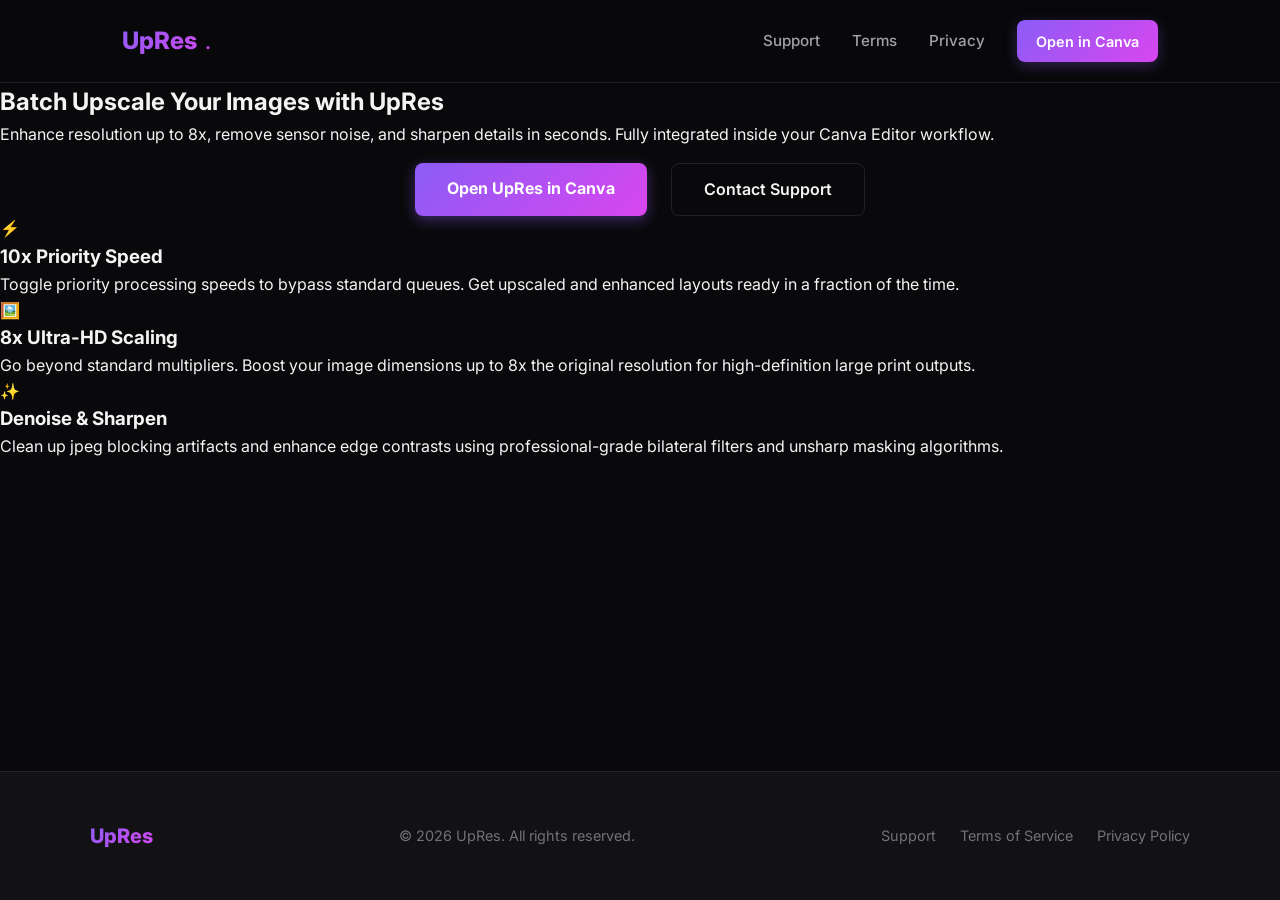
<file: index.html>
<!DOCTYPE html>
<html lang="en">
<head>
  <meta charset="UTF-8">
  <meta name="viewport" content="width=device-width, initial-scale=1.0">
  <title>UpRes - Batch Image Upscaler for Canva</title>
  <link rel="stylesheet" href="style.css">
  <style>
    /* Inline styles for landing-specific hero features */
    .hero-btn-container {
      display: flex;
      justify-content: center;
      gap: 1.5rem;
      flex-wrap: wrap;
      margin-top: 1rem;
    }
    .secondary-btn {
      background: transparent;
      border: 1px solid var(--border-color);
      color: var(--text-primary);
      padding: 0.8rem 2rem;
      border-radius: 8px;
      font-weight: 600;
      text-decoration: none;
      font-size: 1rem;
      transition: background-color 0.2s, border-color 0.2s;
    }
    .secondary-btn:hover {
      background-color: var(--bg-secondary);
      border-color: var(--text-muted);
    }
    .primary-cta {
      background: var(--accent-gradient);
      color: #fff;
      padding: 0.8rem 2rem;
      border-radius: 8px;
      font-weight: 700;
      text-decoration: none;
      font-size: 1rem;
      transition: transform 0.2s, box-shadow 0.2s;
      box-shadow: 0 4px 14px rgba(139, 92, 246, 0.4);
    }
    .primary-cta:hover {
      transform: translateY(-2px);
      box-shadow: 0 6px 20px rgba(139, 92, 246, 0.6);
    }
  </style>
</head>
<body>
  <header>
    <div class="nav-container">
      <a href="index.html" class="logo">UpRes<span>.</span></a>
      <div class="nav-links">
        <a href="support.html" class="nav-link">Support</a>
        <a href="terms.html" class="nav-link">Terms</a>
        <a href="privacy-policy.html" class="nav-link">Privacy</a>
        <a href="https://www.canva.com/developers/apps" class="nav-btn" target="_blank">Open in Canva</a>
      </div>
    </div>
  </header>

  <main>
    <!-- Hero Section -->
    <section class="hero">
      <h1>Batch Upscale Your Images with <span>UpRes</span></h1>
      <p>Enhance resolution up to 8x, remove sensor noise, and sharpen details in seconds. Fully integrated inside your Canva Editor workflow.</p>
      
      <div class="hero-btn-container">
        <a href="https://www.canva.com/developers/apps" class="primary-cta" target="_blank">Open UpRes in Canva</a>
        <a href="support.html" class="secondary-btn">Contact Support</a>
      </div>
    </section>

    <!-- Features Section -->
    <section class="features">
      <div class="features-grid">
        <div class="card">
          <div class="card-icon">⚡</div>
          <h3>10x Priority Speed</h3>
          <p>Toggle priority processing speeds to bypass standard queues. Get upscaled and enhanced layouts ready in a fraction of the time.</p>
        </div>

        <div class="card">
          <div class="card-icon">🖼️</div>
          <h3>8x Ultra-HD Scaling</h3>
          <p>Go beyond standard multipliers. Boost your image dimensions up to 8x the original resolution for high-definition large print outputs.</p>
        </div>

        <div class="card">
          <div class="card-icon">✨</div>
          <h3>Denoise & Sharpen</h3>
          <p>Clean up jpeg blocking artifacts and enhance edge contrasts using professional-grade bilateral filters and unsharp masking algorithms.</p>
        </div>
      </div>
    </section>
  </main>

  <footer>
    <div class="footer-container">
      <a href="index.html" class="footer-logo">UpRes</a>
      <span class="footer-text">&copy; 2026 UpRes. All rights reserved.</span>
      <div class="footer-links">
        <a href="support.html" class="footer-link">Support</a>
        <a href="terms.html" class="footer-link">Terms of Service</a>
        <a href="privacy-policy.html" class="footer-link">Privacy Policy</a>
      </div>
    </div>
  </footer>
</body>
</html>
</file>
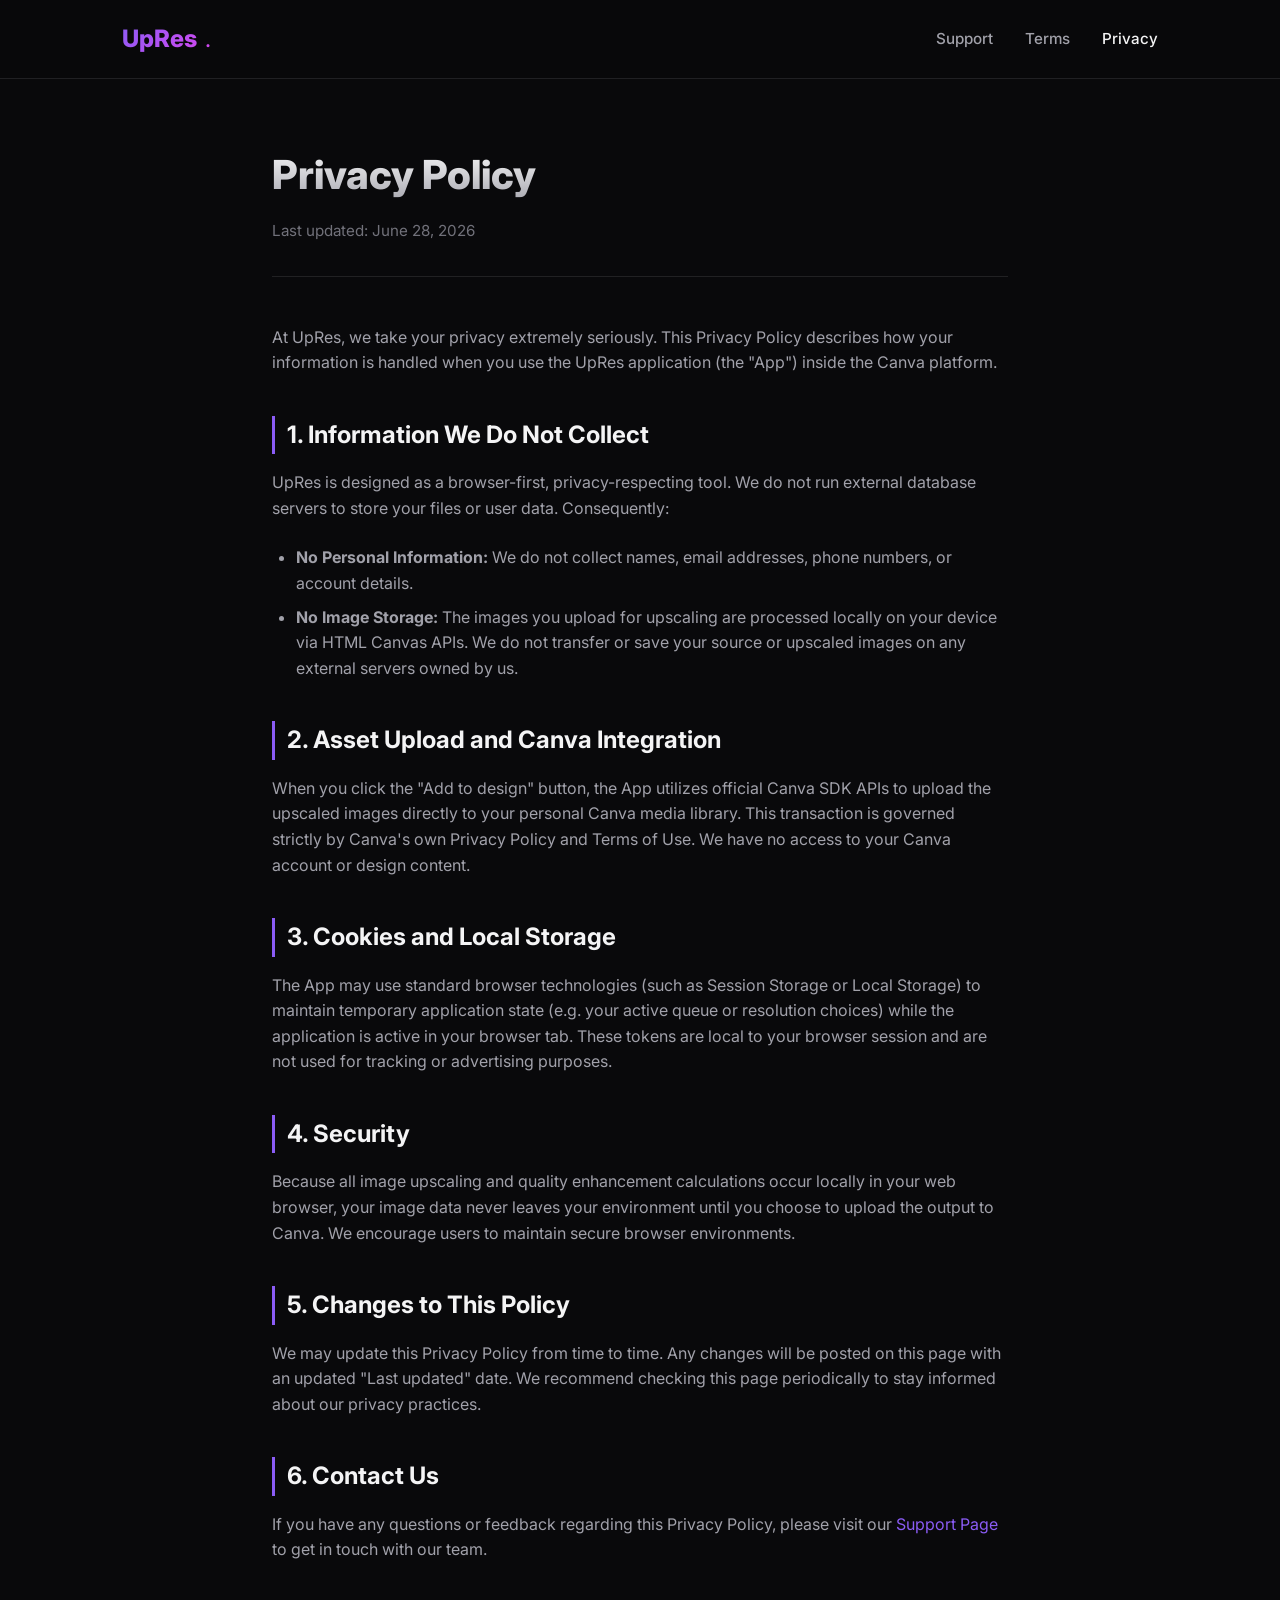
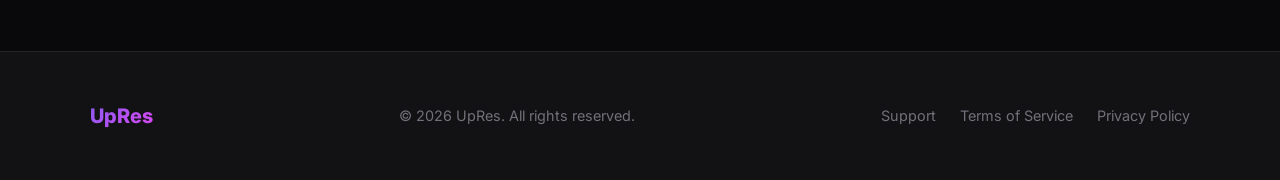
<file: privacy-policy.html>
<!DOCTYPE html>
<html lang="en">
<head>
  <meta charset="UTF-8">
  <meta name="viewport" content="width=device-width, initial-scale=1.0">
  <title>Privacy Policy - UpRes</title>
  <link rel="stylesheet" href="style.css">
</head>
<body>
  <header>
    <div class="nav-container">
      <a href="#" class="logo">UpRes<span>.</span></a>
      <div class="nav-links">
        <a href="support.html" class="nav-link">Support</a>
        <a href="terms.html" class="nav-link">Terms</a>
        <a href="privacy-policy.html" class="nav-link" style="color: var(--text-primary);">Privacy</a>
      </div>
    </div>
  </header>

  <main class="doc-container">
    <div class="doc-header">
      <h1>Privacy Policy</h1>
      <p>Last updated: June 28, 2026</p>
    </div>

    <div class="doc-content">
      <p>At UpRes, we take your privacy extremely seriously. This Privacy Policy describes how your information is handled when you use the UpRes application (the "App") inside the Canva platform.</p>

      <h2>1. Information We Do Not Collect</h2>
      <p>UpRes is designed as a browser-first, privacy-respecting tool. We do not run external database servers to store your files or user data. Consequently:</p>
      <ul>
        <li><strong>No Personal Information:</strong> We do not collect names, email addresses, phone numbers, or account details.</li>
        <li><strong>No Image Storage:</strong> The images you upload for upscaling are processed locally on your device via HTML Canvas APIs. We do not transfer or save your source or upscaled images on any external servers owned by us.</li>
      </ul>

      <h2>2. Asset Upload and Canva Integration</h2>
      <p>When you click the "Add to design" button, the App utilizes official Canva SDK APIs to upload the upscaled images directly to your personal Canva media library. This transaction is governed strictly by Canva's own Privacy Policy and Terms of Use. We have no access to your Canva account or design content.</p>

      <h2>3. Cookies and Local Storage</h2>
      <p>The App may use standard browser technologies (such as Session Storage or Local Storage) to maintain temporary application state (e.g. your active queue or resolution choices) while the application is active in your browser tab. These tokens are local to your browser session and are not used for tracking or advertising purposes.</p>

      <h2>4. Security</h2>
      <p>Because all image upscaling and quality enhancement calculations occur locally in your web browser, your image data never leaves your environment until you choose to upload the output to Canva. We encourage users to maintain secure browser environments.</p>

      <h2>5. Changes to This Policy</h2>
      <p>We may update this Privacy Policy from time to time. Any changes will be posted on this page with an updated "Last updated" date. We recommend checking this page periodically to stay informed about our privacy practices.</p>

      <h2>6. Contact Us</h2>
      <p>If you have any questions or feedback regarding this Privacy Policy, please visit our <a href="support.html" style="color: var(--accent-purple); text-decoration: none;">Support Page</a> to get in touch with our team.</p>
    </div>
  </main>

  <footer>
    <div class="footer-container">
      <a href="#" class="footer-logo">UpRes</a>
      <span class="footer-text">&copy; 2026 UpRes. All rights reserved.</span>
      <div class="footer-links">
        <a href="support.html" class="footer-link">Support</a>
        <a href="terms.html" class="footer-link">Terms of Service</a>
        <a href="privacy-policy.html" class="footer-link">Privacy Policy</a>
      </div>
    </div>
  </footer>
</body>
</html>
</file>
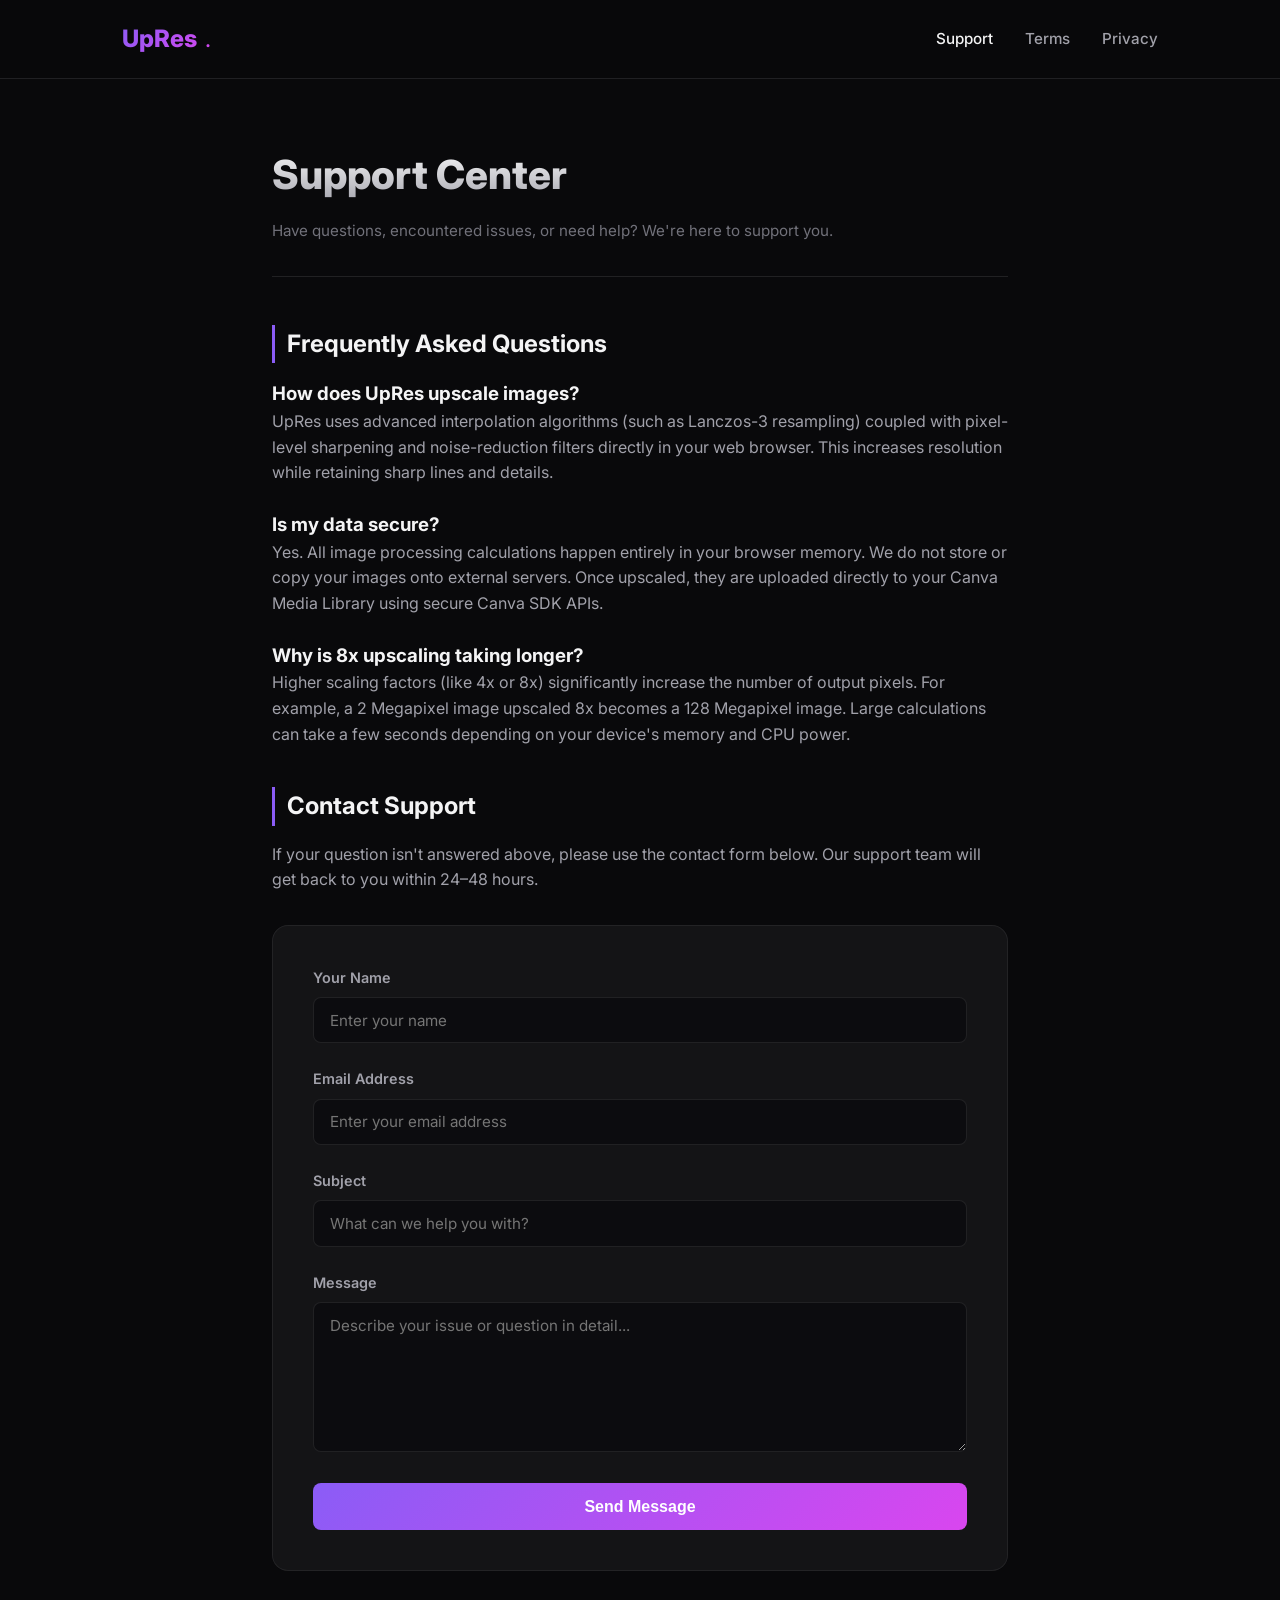
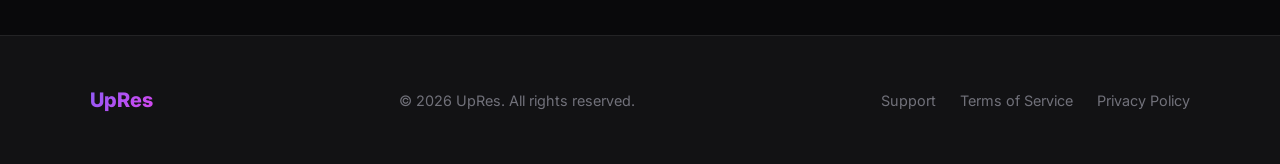
<file: support.html>
<!DOCTYPE html>
<html lang="en">
<head>
  <meta charset="UTF-8">
  <meta name="viewport" content="width=device-width, initial-scale=1.0">
  <title>Support & Contact - UpRes</title>
  <link rel="stylesheet" href="style.css">
</head>
<body>
  <header>
    <div class="nav-container">
      <a href="#" class="logo">UpRes<span>.</span></a>
      <div class="nav-links">
        <a href="support.html" class="nav-link" style="color: var(--text-primary);">Support</a>
        <a href="terms.html" class="nav-link">Terms</a>
        <a href="privacy.html" class="nav-link">Privacy</a>
      </div>
    </div>
  </header>

  <main class="doc-container">
    <div class="doc-header">
      <h1>Support Center</h1>
      <p>Have questions, encountered issues, or need help? We're here to support you.</p>
    </div>

    <div class="doc-content">
      <h2>Frequently Asked Questions</h2>
      
      <h3>How does UpRes upscale images?</h3>
      <p>UpRes uses advanced interpolation algorithms (such as Lanczos-3 resampling) coupled with pixel-level sharpening and noise-reduction filters directly in your web browser. This increases resolution while retaining sharp lines and details.</p>

      <h3>Is my data secure?</h3>
      <p>Yes. All image processing calculations happen entirely in your browser memory. We do not store or copy your images onto external servers. Once upscaled, they are uploaded directly to your Canva Media Library using secure Canva SDK APIs.</p>

      <h3>Why is 8x upscaling taking longer?</h3>
      <p>Higher scaling factors (like 4x or 8x) significantly increase the number of output pixels. For example, a 2 Megapixel image upscaled 8x becomes a 128 Megapixel image. Large calculations can take a few seconds depending on your device's memory and CPU power.</p>

      <h2>Contact Support</h2>
      <p>If your question isn't answered above, please use the contact form below. Our support team will get back to you within 24–48 hours.</p>

      <div class="form-card">
        <div id="successAlert" class="alert-success">
          Thank you! Your message has been sent successfully. We will contact you soon.
        </div>

        <form id="supportForm" onsubmit="handleSubmit(event)">
          <div class="form-group">
            <label for="name">Your Name</label>
            <input type="text" id="name" class="form-input" placeholder="Enter your name" required>
          </div>

          <div class="form-group">
            <label for="email">Email Address</label>
            <input type="email" id="email" class="form-input" placeholder="Enter your email address" required>
          </div>

          <div class="form-group">
            <label for="subject">Subject</label>
            <input type="text" id="subject" class="form-input" placeholder="What can we help you with?" required>
          </div>

          <div class="form-group">
            <label for="message">Message</label>
            <textarea id="message" class="form-input" placeholder="Describe your issue or question in detail..." required></textarea>
          </div>

          <button type="submit" class="form-submit-btn">Send Message</button>
        </form>
      </div>
    </div>
  </main>

  <footer>
    <div class="footer-container">
      <a href="#" class="footer-logo">UpRes</a>
      <span class="footer-text">&copy; 2026 UpRes. All rights reserved.</span>
      <div class="footer-links">
        <a href="support.html" class="footer-link">Support</a>
        <a href="terms.html" class="footer-link">Terms of Service</a>
        <a href="privacy.html" class="footer-link">Privacy Policy</a>
      </div>
    </div>
  </footer>

  <script>
    function handleSubmit(event) {
      event.preventDefault();
      
      // Simulate form submission
      const form = document.getElementById('supportForm');
      const successAlert = document.getElementById('successAlert');
      
      form.style.display = 'none';
      successAlert.style.display = 'block';
      
      // Clear fields
      form.reset();
    }
  </script>
</body>
</html>
</file>
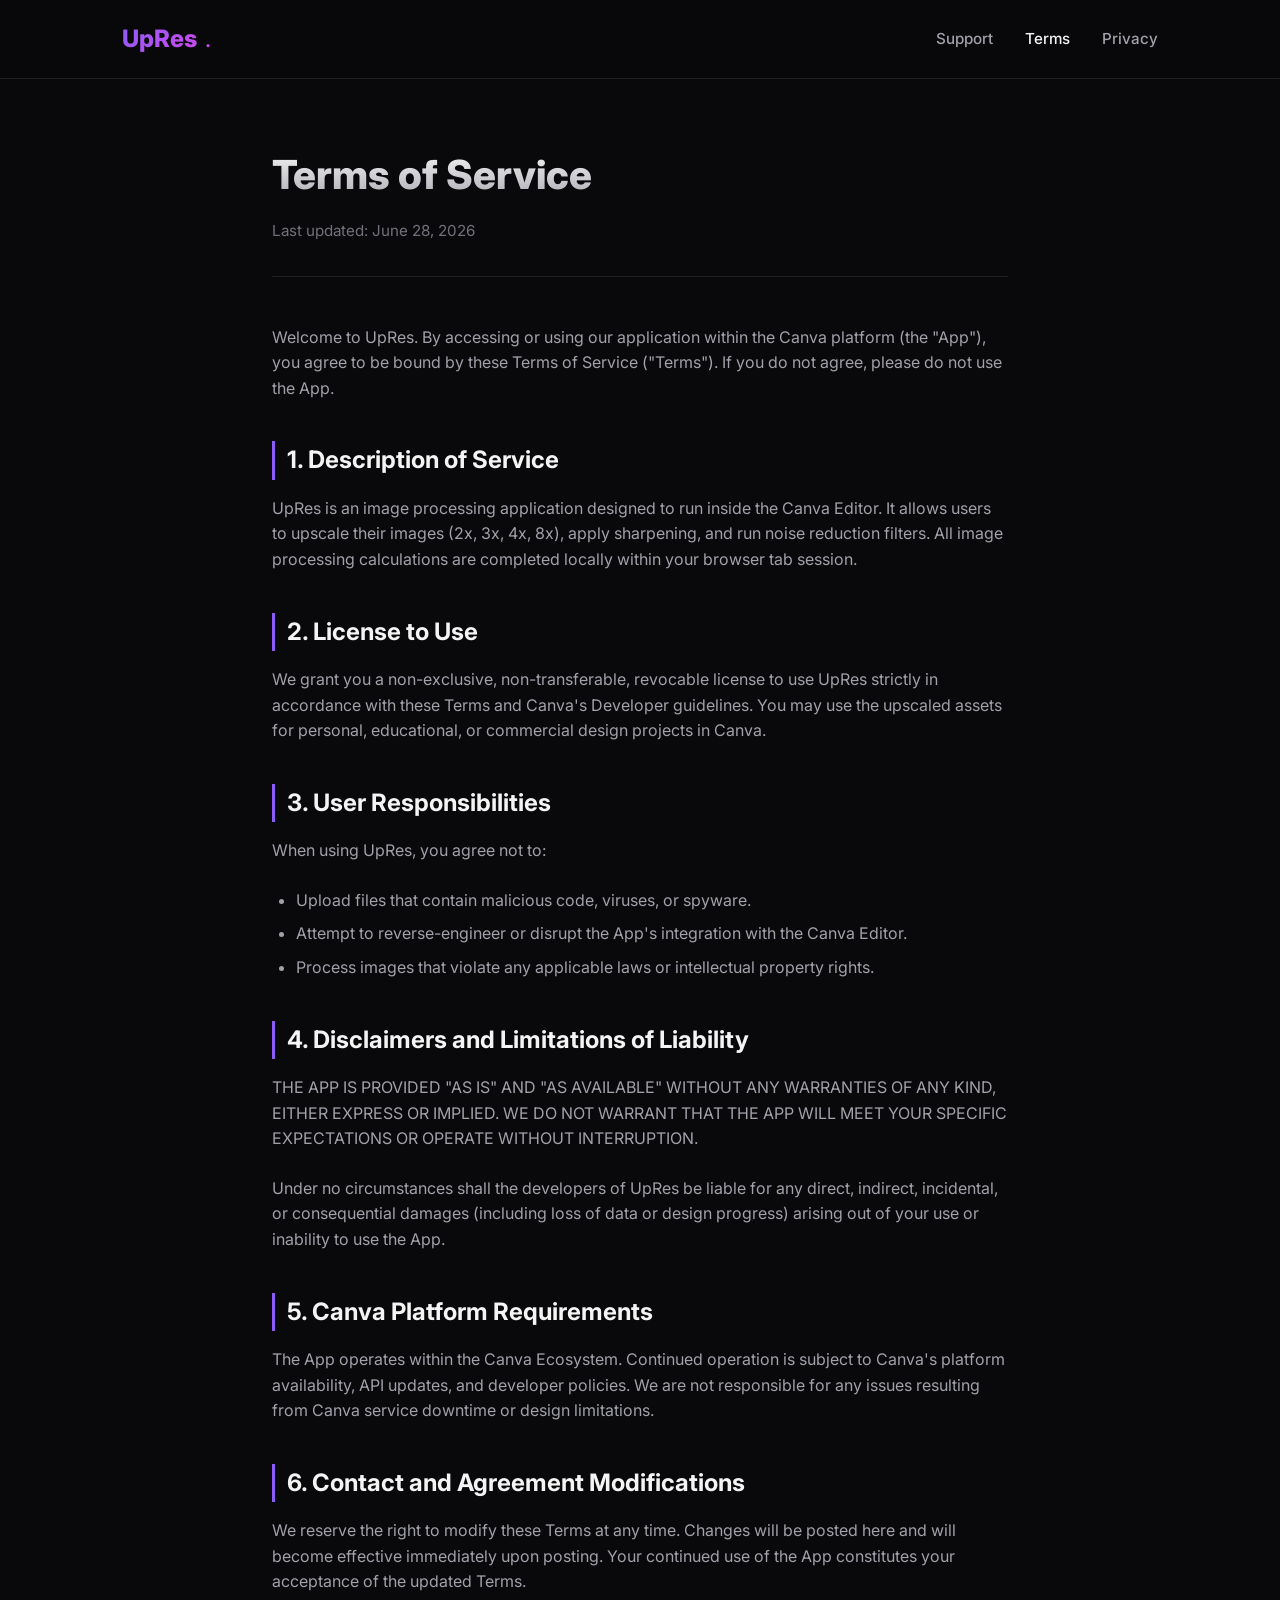
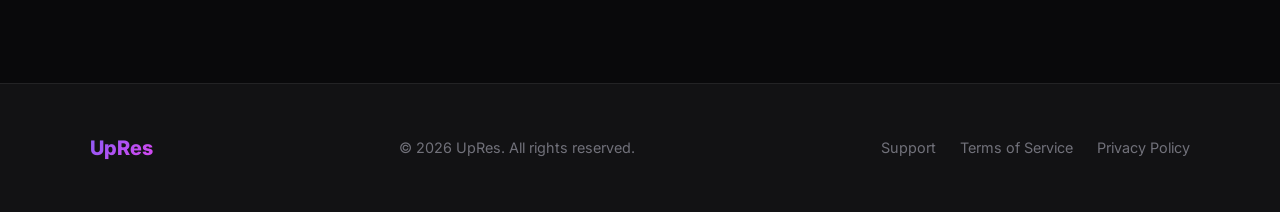
<file: terms.html>
<!DOCTYPE html>
<html lang="en">
<head>
  <meta charset="UTF-8">
  <meta name="viewport" content="width=device-width, initial-scale=1.0">
  <title>Terms of Service - UpRes</title>
  <link rel="stylesheet" href="style.css">
</head>
<body>
  <header>
    <div class="nav-container">
      <a href="#" class="logo">UpRes<span>.</span></a>
      <div class="nav-links">
        <a href="support.html" class="nav-link">Support</a>
        <a href="terms.html" class="nav-link" style="color: var(--text-primary);">Terms</a>
        <a href="privacy.html" class="nav-link">Privacy</a>
      </div>
    </div>
  </header>

  <main class="doc-container">
    <div class="doc-header">
      <h1>Terms of Service</h1>
      <p>Last updated: June 28, 2026</p>
    </div>

    <div class="doc-content">
      <p>Welcome to UpRes. By accessing or using our application within the Canva platform (the "App"), you agree to be bound by these Terms of Service ("Terms"). If you do not agree, please do not use the App.</p>

      <h2>1. Description of Service</h2>
      <p>UpRes is an image processing application designed to run inside the Canva Editor. It allows users to upscale their images (2x, 3x, 4x, 8x), apply sharpening, and run noise reduction filters. All image processing calculations are completed locally within your browser tab session.</p>

      <h2>2. License to Use</h2>
      <p>We grant you a non-exclusive, non-transferable, revocable license to use UpRes strictly in accordance with these Terms and Canva's Developer guidelines. You may use the upscaled assets for personal, educational, or commercial design projects in Canva.</p>

      <h2>3. User Responsibilities</h2>
      <p>When using UpRes, you agree not to:</p>
      <ul>
        <li>Upload files that contain malicious code, viruses, or spyware.</li>
        <li>Attempt to reverse-engineer or disrupt the App's integration with the Canva Editor.</li>
        <li>Process images that violate any applicable laws or intellectual property rights.</li>
      </ul>

      <h2>4. Disclaimers and Limitations of Liability</h2>
      <p>THE APP IS PROVIDED "AS IS" AND "AS AVAILABLE" WITHOUT ANY WARRANTIES OF ANY KIND, EITHER EXPRESS OR IMPLIED. WE DO NOT WARRANT THAT THE APP WILL MEET YOUR SPECIFIC EXPECTATIONS OR OPERATE WITHOUT INTERRUPTION.</p>
      <p>Under no circumstances shall the developers of UpRes be liable for any direct, indirect, incidental, or consequential damages (including loss of data or design progress) arising out of your use or inability to use the App.</p>

      <h2>5. Canva Platform Requirements</h2>
      <p>The App operates within the Canva Ecosystem. Continued operation is subject to Canva's platform availability, API updates, and developer policies. We are not responsible for any issues resulting from Canva service downtime or design limitations.</p>

      <h2>6. Contact and Agreement Modifications</h2>
      <p>We reserve the right to modify these Terms at any time. Changes will be posted here and will become effective immediately upon posting. Your continued use of the App constitutes your acceptance of the updated Terms.</p>
    </div>
  </main>

  <footer>
    <div class="footer-container">
      <a href="#" class="footer-logo">UpRes</a>
      <span class="footer-text">&copy; 2026 UpRes. All rights reserved.</span>
      <div class="footer-links">
        <a href="support.html" class="footer-link">Support</a>
        <a href="terms.html" class="footer-link">Terms of Service</a>
        <a href="privacy.html" class="footer-link">Privacy Policy</a>
      </div>
    </div>
  </footer>
</body>
</html>
</file>
<file: style.css>
/* CSS Design System for UpRes Website */
@import url('https://fonts.googleapis.com/css2?family=Inter:wght@400;500;600;700;800&display=swap');

:root {
  --bg-primary: #09090b;
  --bg-secondary: #121214;
  --bg-card: rgba(24, 24, 27, 0.75);
  --border-color: rgba(39, 39, 42, 0.8);
  --text-primary: #f4f4f5;
  --text-secondary: #a1a1aa;
  --text-muted: #71717a;
  --accent-purple: #8b5cf6;
  --accent-fuchsia: #d946ef;
  --accent-gradient: linear-gradient(135deg, #8b5cf6 0%, #d946ef 100%);
  --glow-gradient: linear-gradient(135deg, rgba(139, 92, 246, 0.15) 0%, rgba(217, 70, 239, 0.15) 100%);
  --font-family: 'Inter', -apple-system, BlinkMacSystemFont, "Segoe UI", Roboto, sans-serif;
}

* {
  box-sizing: border-box;
  margin: 0;
  padding: 0;
}

body {
  background-color: var(--bg-primary);
  color: var(--text-primary);
  font-family: var(--font-family);
  line-height: 1.6;
  -webkit-font-smoothing: antialiased;
  min-height: 100vh;
  display: flex;
  flex-direction: column;
  overflow-x: hidden;
}

/* Header / Navigation */
header {
  border-bottom: 1px solid var(--border-color);
  background-color: rgba(9, 9, 11, 0.8);
  backdrop-filter: blur(12px);
  position: sticky;
  top: 0;
  z-index: 100;
  width: 100%;
}

.nav-container {
  max-width: 1100px;
  margin: 0 auto;
  padding: 1.25rem 2rem;
  display: flex;
  justify-content: space-between;
  align-items: center;
}

.logo {
  font-weight: 800;
  font-size: 1.5rem;
  background: var(--accent-gradient);
  -webkit-background-clip: text;
  -webkit-text-fill-color: transparent;
  text-decoration: none;
  display: flex;
  align-items: center;
  gap: 0.5rem;
}

.logo span {
  font-weight: 400;
  color: var(--text-muted);
}

.nav-links {
  display: flex;
  gap: 2rem;
  align-items: center;
}

.nav-link {
  color: var(--text-secondary);
  text-decoration: none;
  font-size: 0.95rem;
  font-weight: 500;
  transition: color 0.2s ease;
}

.nav-link:hover {
  color: var(--text-primary);
}

.nav-btn {
  background: var(--accent-gradient);
  color: #fff;
  padding: 0.6rem 1.2rem;
  border-radius: 8px;
  font-weight: 600;
  text-decoration: none;
  font-size: 0.9rem;
  transition: transform 0.2s ease, box-shadow 0.2s ease;
  box-shadow: 0 4px 14px rgba(139, 92, 246, 0.3);
}

.nav-btn:hover {
  transform: translateY(-2px);
  box-shadow: 0 6px 20px rgba(139, 92, 246, 0.4);
}

/* Static Docs / Legal Layout */
.doc-container {
  max-width: 800px;
  margin: 4rem auto;
  padding: 0 2rem;
  flex: 1;
}

.doc-header {
  margin-bottom: 3rem;
  border-bottom: 1px solid var(--border-color);
  padding-bottom: 2rem;
}

.doc-header h1 {
  font-size: 2.5rem;
  font-weight: 800;
  margin-bottom: 0.75rem;
  background: linear-gradient(180deg, #ffffff 0%, #a1a1aa 100%);
  -webkit-background-clip: text;
  -webkit-text-fill-color: transparent;
}

.doc-header p {
  color: var(--text-muted);
  font-size: 0.95rem;
}

.doc-content h2 {
  font-size: 1.5rem;
  font-weight: 700;
  margin: 2.5rem 0 1rem 0;
  color: var(--text-primary);
  border-left: 3px solid var(--accent-purple);
  padding-left: 0.75rem;
}

.doc-content p {
  color: var(--text-secondary);
  margin-bottom: 1.5rem;
  font-size: 1rem;
}

.doc-content ul, .doc-content ol {
  color: var(--text-secondary);
  margin-bottom: 1.5rem;
  padding-left: 1.5rem;
}

.doc-content li {
  margin-bottom: 0.5rem;
}

/* Contact/Support Form styling */
.form-card {
  background: var(--bg-card);
  border: 1px solid var(--border-color);
  border-radius: 16px;
  padding: 2.5rem;
  backdrop-filter: blur(8px);
  margin-top: 2rem;
}

.form-group {
  margin-bottom: 1.5rem;
}

.form-group label {
  display: block;
  font-size: 0.9rem;
  font-weight: 600;
  margin-bottom: 0.5rem;
  color: var(--text-secondary);
}

.form-input {
  width: 100%;
  padding: 0.8rem 1rem;
  background-color: rgba(9, 9, 11, 0.6);
  border: 1px solid var(--border-color);
  border-radius: 8px;
  color: var(--text-primary);
  font-family: var(--font-family);
  font-size: 0.95rem;
  transition: border-color 0.2s ease, box-shadow 0.2s ease;
}

.form-input:focus {
  outline: none;
  border-color: var(--accent-purple);
  box-shadow: 0 0 0 3px rgba(139, 92, 246, 0.15);
}

textarea.form-input {
  min-height: 150px;
  resize: vertical;
}

.form-submit-btn {
  background: var(--accent-gradient);
  color: #fff;
  border: none;
  padding: 0.9rem 2rem;
  border-radius: 8px;
  font-weight: 600;
  font-size: 1rem;
  cursor: pointer;
  width: 100%;
  transition: transform 0.2s ease, box-shadow 0.2s ease;
}

.form-submit-btn:hover {
  transform: translateY(-1px);
  box-shadow: 0 4px 14px rgba(139, 92, 246, 0.3);
}

.alert-success {
  background: rgba(16, 185, 129, 0.1);
  border: 1px solid rgba(16, 185, 129, 0.2);
  color: #34d399;
  padding: 1rem;
  border-radius: 8px;
  margin-bottom: 1.5rem;
  text-align: center;
  font-weight: 500;
  display: none;
}

/* Footer */
footer {
  border-top: 1px solid var(--border-color);
  background-color: var(--bg-secondary);
  padding: 3rem 2rem;
  margin-top: auto;
  width: 100%;
}

.footer-container {
  max-width: 1100px;
  margin: 0 auto;
  display: flex;
  justify-content: space-between;
  align-items: center;
  flex-wrap: wrap;
  gap: 1.5rem;
}

.footer-logo {
  font-weight: 800;
  font-size: 1.25rem;
  background: var(--accent-gradient);
  -webkit-background-clip: text;
  -webkit-text-fill-color: transparent;
  text-decoration: none;
}

.footer-text {
  color: var(--text-muted);
  font-size: 0.9rem;
}

.footer-links {
  display: flex;
  gap: 1.5rem;
}

.footer-link {
  color: var(--text-muted);
  text-decoration: none;
  font-size: 0.9rem;
  transition: color 0.2s ease;
}

.footer-link:hover {
  color: var(--text-secondary);
}

/* Responsive adjustments */
@media (max-width: 768px) {
  .nav-container {
    flex-direction: column;
    gap: 1rem;
  }
  .footer-container {
    flex-direction: column;
    text-align: center;
  }
}
</file>
